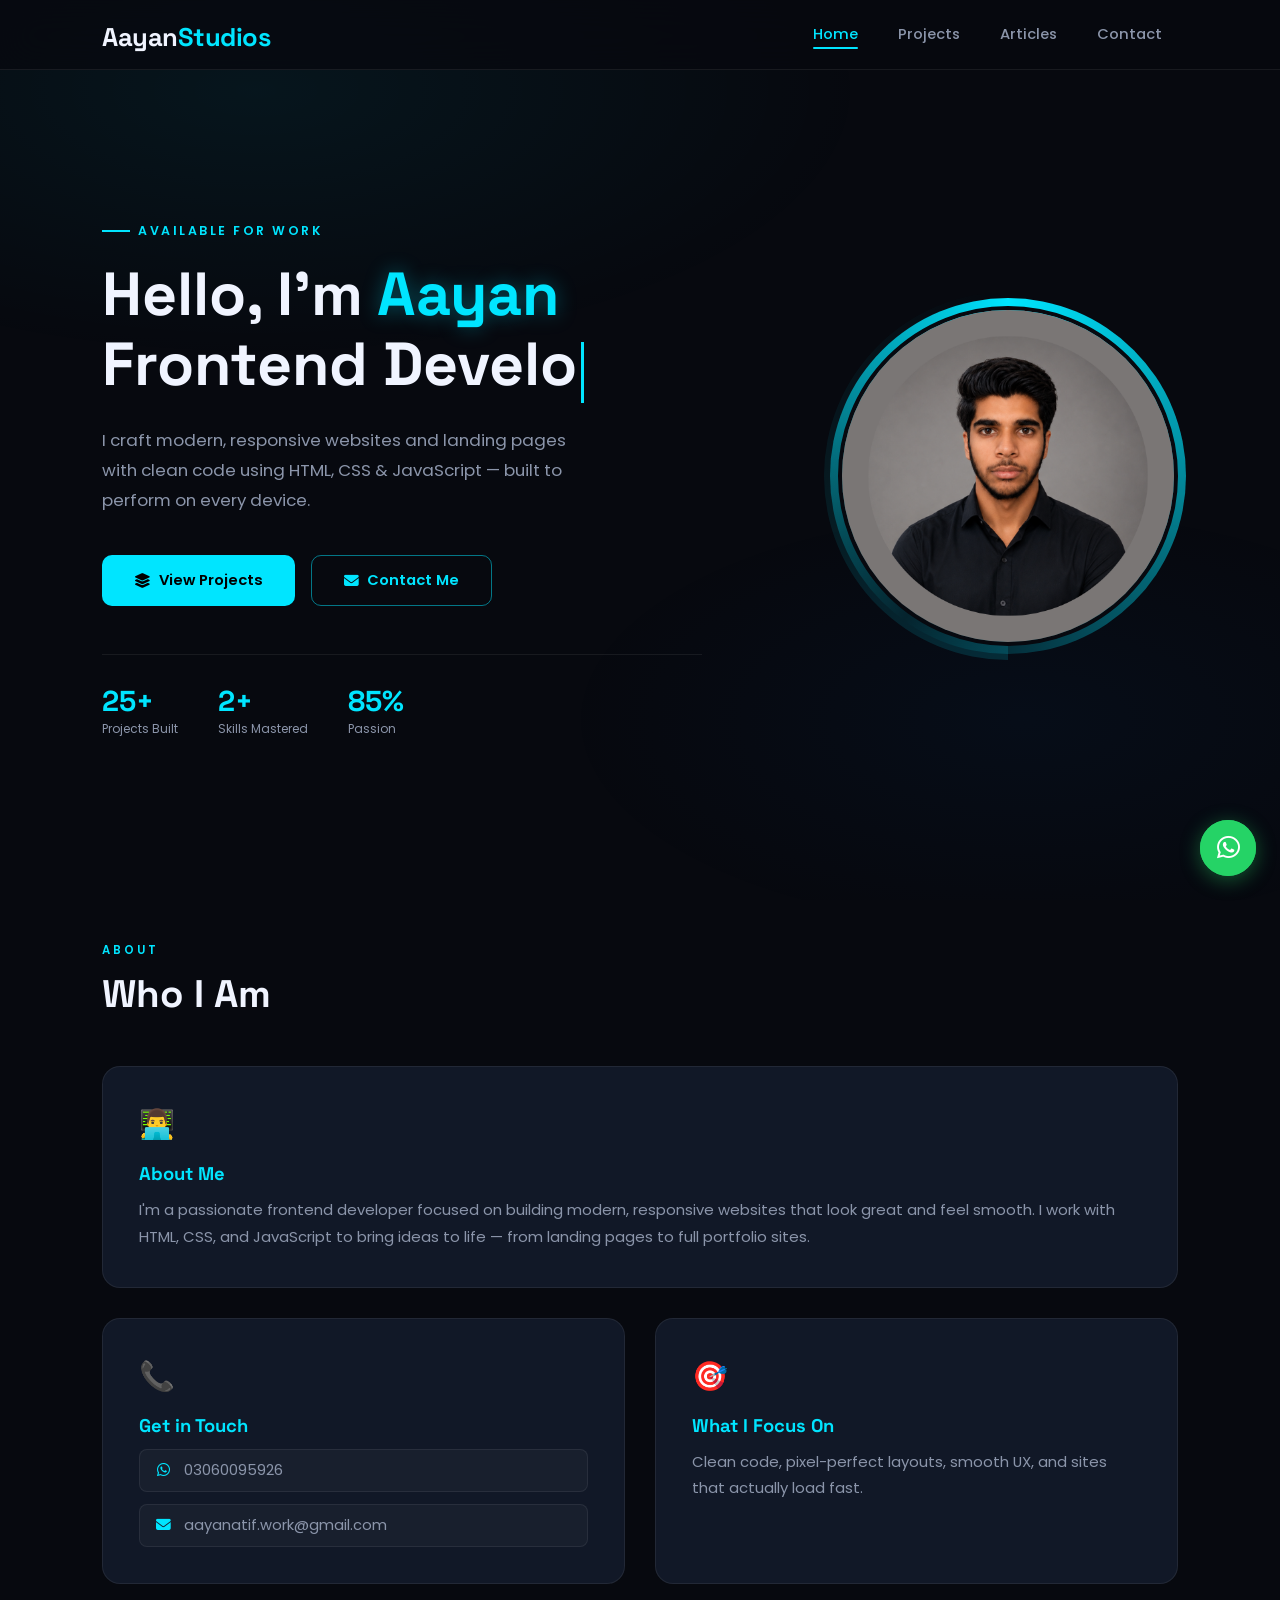
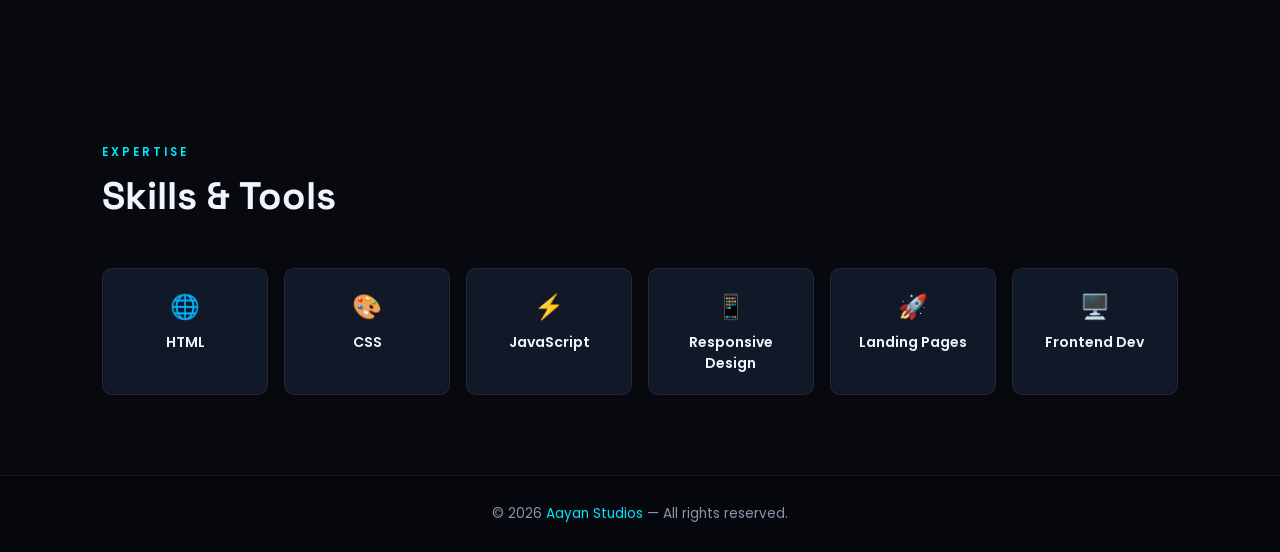
<file: index.html>
<!DOCTYPE html>
<html lang="en">
<head>
  <meta charset="UTF-8">
  <meta name="viewport" content="width=device-width, initial-scale=1.0">
  <title>Aayan Studios — Website Developer</title>
  <meta name="description" content="AayanStudio — modern frontend web development portfolio showcasing responsive websites built with HTML, CSS, and JavaScript.">
  <meta name="keywords" content="AayanStudio, web developer portfolio, frontend developer, HTML CSS JavaScript, responsive websites">
  <meta name="author" content="Aayan Atif">
  <meta property="og:title" content="AayanStudio - Web Developer Portfolio">
  <meta property="og:description" content="Modern responsive websites built with HTML, CSS and JavaScript.">
  <link rel="stylesheet" href="style.css">
  <link rel="stylesheet" href="https://cdnjs.cloudflare.com/ajax/libs/font-awesome/6.7.2/css/all.min.css">
  <link rel="shortcut icon" href="letter-a.png" type="image/x-icon">
</head>
<body>

  <!-- ══ HEADER ══ -->
  <header>
    <h1 class="logo">
      <a href="index.html">Aayan<span>Studios</span></a>
    </h1>
    <nav>
      <ul id="navMenu">
        <li><a href="index.html">Home</a></li>
        <li><a href="projects.html">Projects</a></li>
        <li><a href="articles.html">Articles</a></li>
        <li><a href="contact.html">Contact</a></li>
      </ul>

      <button class="nav-close-btn" id="navCloseBtn" aria-label="Close menu" type="button">
        <i class="fa-solid fa-xmark"></i>
      </button>

      <!-- Hamburger -->
      <div class="menu-btn" id="menuBtn" role="button" aria-label="Toggle menu" tabindex="0">
        <span></span><span></span><span></span>
      </div>
    </nav>
  </header>

  <!-- Mobile overlay (outside header so z-index works correctly) -->
  <div class="nav-overlay" id="navOverlay"></div>

  <main>

    <!-- ══ HERO ══ -->
    <section class="hero">
      <div class="hero-text">
        <p class="hero-eyebrow">Available for work</p>
        <h2>
          Hello, I'm <span class="name">Aayan</span><br>
          <span id="typewriter">Frontend Developer</span><span class="cursor"></span>
        </h2>
        <p class="subtitle">
          I craft modern, responsive websites and landing pages with clean code
          using HTML, CSS &amp; JavaScript — built to perform on every device.
        </p>
        <div class="hero-buttons">
          <a href="projects.html" class="btn btn-primary">
            <i class="fa-solid fa-layer-group"></i> View Projects
          </a>
          <a href="contact.html" class="btn btn-outline">
            <i class="fa-solid fa-envelope"></i> Contact Me
          </a>
        </div>

        <div class="hero-stats">
          <div class="stat-item">
            <div class="stat-num" data-target="30" data-suffix="+">0+</div>
            <div class="stat-label">Projects Built</div>
          </div>
          <div class="stat-item">
            <div class="stat-num" data-target="3" data-suffix="+">0+</div>
            <div class="stat-label">Skills Mastered</div>
          </div>
          <div class="stat-item">
            <div class="stat-num" data-target="100" data-suffix="%">0%</div>
            <div class="stat-label">Passion</div>
          </div>
        </div>
      </div>

      <div class="hero-image">
        <div class="hero-image-ring">
          <img src="profile image.png" alt="Aayan — Frontend Developer">
        </div>
      </div>
    </section>

    <!-- ══ ABOUT ══ -->
    <section class="section" id="about">
      <p class="section-tag reveal">About</p>
      <h2 class="section-title reveal">Who I Am</h2>

      <div class="about-grid">
        <div class="about-card wide reveal reveal-delay-1">
          <div class="about-card-icon">👨‍💻</div>
          <h3>About Me</h3>
          <p>
            I'm a passionate frontend developer focused on building modern, responsive
            websites that look great and feel smooth. I work with HTML, CSS, and JavaScript
            to bring ideas to life — from landing pages to full portfolio sites.
          </p>
        </div>

        <div class="about-card reveal reveal-delay-2">
          <div class="about-card-icon">📞</div>
          <h3>Get in Touch</h3>
          <div class="contact-links">
            <a href="https://wa.me/923060095926" target="_blank" class="contact-link">
              <i class="fa-brands fa-whatsapp"></i> 03060095926
            </a>
            <a href="mailto:aayanatif.work@gmail.com" class="contact-link">
              <i class="fa-solid fa-envelope"></i> aayanatif.work@gmail.com
            </a>
          </div>
        </div>

        <div class="about-card reveal reveal-delay-3">
          <div class="about-card-icon">🎯</div>
          <h3>What I Focus On</h3>
          <p>Clean code, pixel-perfect layouts, smooth UX, and sites that actually load fast.</p>
        </div>
      </div>
    </section>

    <!-- ══ SKILLS ══ -->
    <section class="section" id="skills">
      <p class="section-tag reveal">Expertise</p>
      <h2 class="section-title reveal">Skills &amp; Tools</h2>

      <div class="skills-grid">
        <div class="skill-card reveal reveal-delay-1"><span class="skill-icon">🌐</span>HTML</div>
        <div class="skill-card reveal reveal-delay-2"><span class="skill-icon">🎨</span>CSS</div>
        <div class="skill-card reveal reveal-delay-3"><span class="skill-icon">⚡</span>JavaScript</div>
        <div class="skill-card reveal reveal-delay-1"><span class="skill-icon">📱</span>Responsive Design</div>
        <div class="skill-card reveal reveal-delay-2"><span class="skill-icon">🚀</span>Landing Pages</div>
        <div class="skill-card reveal reveal-delay-3"><span class="skill-icon">🖥️</span>Frontend Dev</div>
      </div>
    </section>

  </main>

  <!-- ══ WHATSAPP ══ -->
  <a href="https://wa.me/923060095926?text=Hello%20Aayan%20Studio's,%20I%20would%20like%20to%20know%20more%20about%20your%20services."
     class="whatsapp-btn" target="_blank" aria-label="Chat on WhatsApp">
    <i class="fa-brands fa-whatsapp"></i>
  </a>

  <footer>
    <p>&copy; 2026 <a href="mailto:aayanatif.work@gmail.com">Aayan Studios</a> — All rights reserved.</p>
  </footer>

  <script src="script.js"></script>
</body>
</html>
</file>
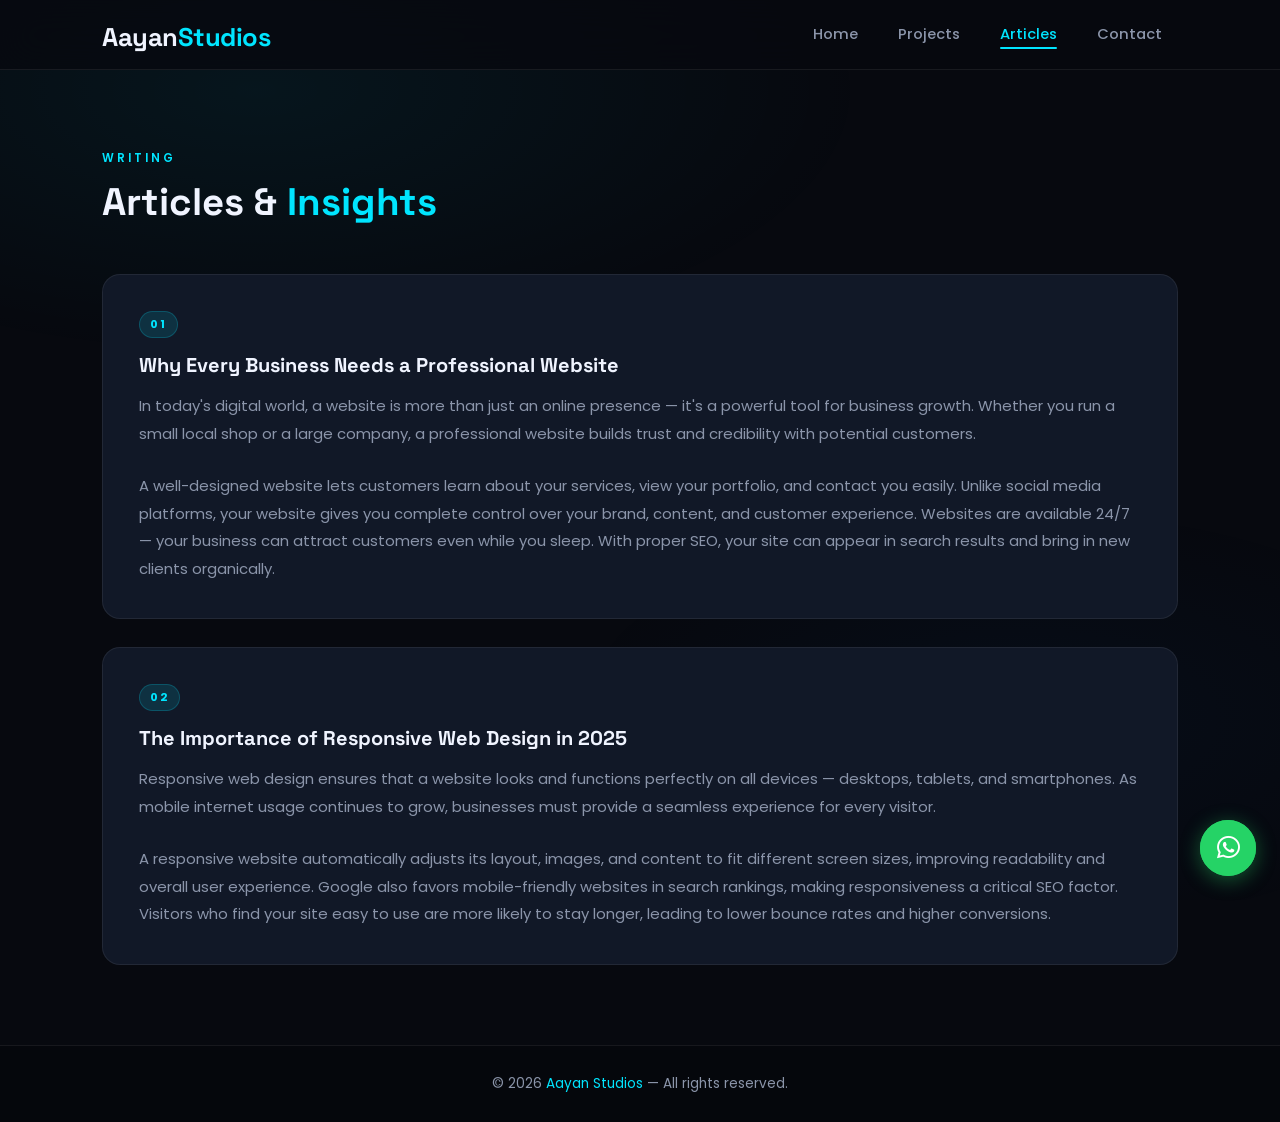
<file: articles.html>
<!DOCTYPE html>
<html lang="en">
<head>
  <meta charset="UTF-8">
  <meta name="viewport" content="width=device-width, initial-scale=1.0">
  <title>Articles — Aayan Studios</title>
  <meta name="description" content="Web development articles by Aayan Studio on frontend, responsive design, and modern web practices.">
  <meta name="author" content="Aayan Atif">
  <link rel="stylesheet" href="style.css">
  <link rel="stylesheet" href="https://cdnjs.cloudflare.com/ajax/libs/font-awesome/6.7.2/css/all.min.css">
  <link rel="shortcut icon" href="letter-a.png" type="image/x-icon">
</head>
<body>

  <header>
    <h1 class="logo">
      <a href="index.html">Aayan<span>Studios</span></a>
    </h1>
    <nav>
      <ul id="navMenu">
        <li><a href="index.html">Home</a></li>
        <li><a href="projects.html">Projects</a></li>
        <li><a href="articles.html">Articles</a></li>
        <li><a href="contact.html">Contact</a></li>
      </ul>

      <button class="nav-close-btn" id="navCloseBtn" aria-label="Close menu" type="button">
        <i class="fa-solid fa-xmark"></i>
      </button>
      <div class="menu-btn" id="menuBtn" role="button" aria-label="Toggle menu" tabindex="0">
        <span></span><span></span><span></span>
      </div>
    </nav>
  </header>
  <div class="nav-overlay" id="navOverlay"></div>

  <main>
    <section class="section">
      <p class="section-tag reveal">Writing</p>
      <h2 class="section-title reveal">Articles &amp; <span>Insights</span></h2>

      <div class="articles-list">

        <!-- ARTICLE 1 -->
        <article class="article-card reveal reveal-delay-1">
          <div class="article-meta">
            <span class="article-num">01</span>
          </div>
          <h3>Why Every Business Needs a Professional Website</h3>
          <p>
            In today's digital world, a website is more than just an online presence — it's a powerful tool for
            business growth. Whether you run a small local shop or a large company, a professional website
            builds trust and credibility with potential customers.
          </p>
          <br>
          <p>
            A well-designed website lets customers learn about your services, view your portfolio, and contact
            you easily. Unlike social media platforms, your website gives you complete control over your brand,
            content, and customer experience. Websites are available 24/7 — your business can attract customers
            even while you sleep. With proper SEO, your site can appear in search results and bring in new
            clients organically.
          </p>
        </article>

        <!-- ARTICLE 2 -->
        <article class="article-card reveal reveal-delay-2">
          <div class="article-meta">
            <span class="article-num">02</span>
          </div>
          <h3>The Importance of Responsive Web Design in 2025</h3>
          <p>
            Responsive web design ensures that a website looks and functions perfectly on all devices —
            desktops, tablets, and smartphones. As mobile internet usage continues to grow, businesses must
            provide a seamless experience for every visitor.
          </p>
          <br>
          <p>
            A responsive website automatically adjusts its layout, images, and content to fit different screen
            sizes, improving readability and overall user experience. Google also favors mobile-friendly websites
            in search rankings, making responsiveness a critical SEO factor. Visitors who find your site easy
            to use are more likely to stay longer, leading to lower bounce rates and higher conversions.
          </p>
        </article>

      </div>
    </section>
  </main>

  <a href="https://wa.me/923060095926?text=Hello%20Aayan%20Studio's,%20I%20would%20like%20to%20know%20more%20about%20your%20services."
     class="whatsapp-btn" target="_blank" aria-label="Chat on WhatsApp">
    <i class="fa-brands fa-whatsapp"></i>
  </a>

  <footer>
    <p>&copy; 2026 <a href="mailto:aayanatif.work@gmail.com">Aayan Studios</a> — All rights reserved.</p>
  </footer>

  <script src="script.js"></script>
</body>
</html>
</file>
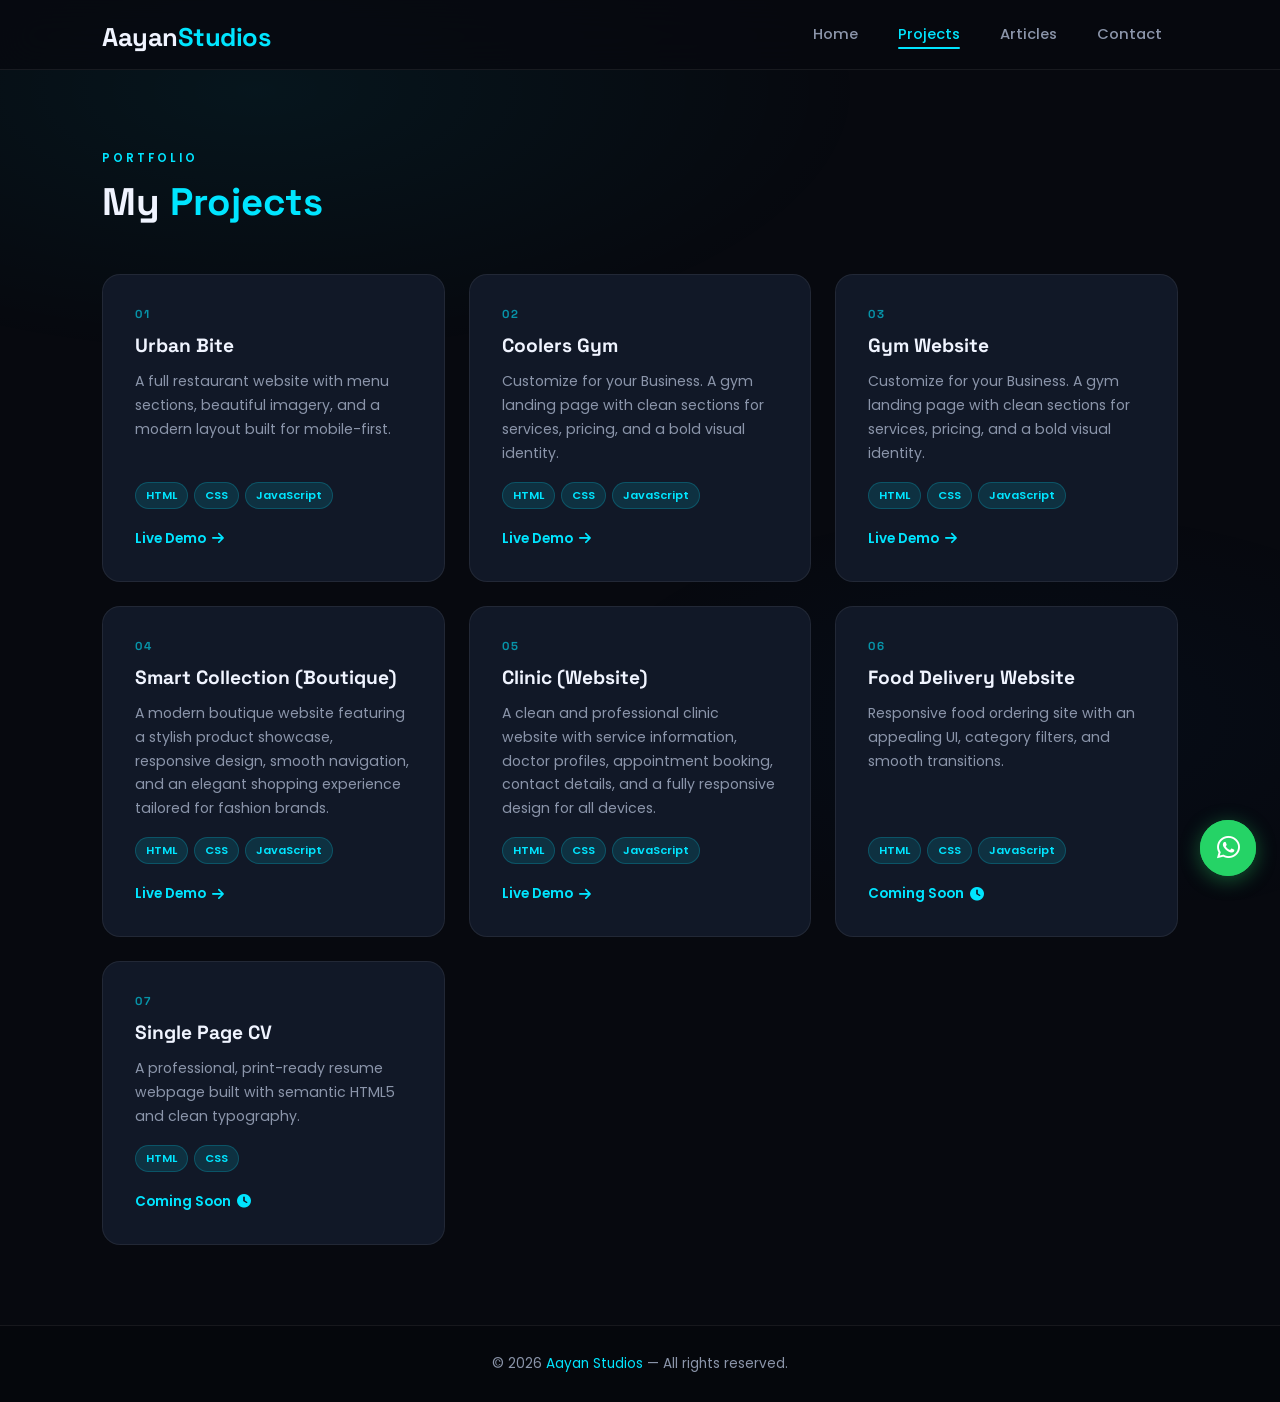
<file: projects.html>
<!DOCTYPE html>
<html lang="en">
<head>
  <meta charset="UTF-8">
  <meta name="viewport" content="width=device-width, initial-scale=1.0">
  <title>Projects — Aayan Studios</title>
  <meta name="description" content="Frontend web development projects by Aayan Studio — responsive websites built with HTML, CSS and JavaScript.">
  <meta name="author" content="Aayan Atif">
  <link rel="stylesheet" href="style.css">
  <link rel="stylesheet" href="https://cdnjs.cloudflare.com/ajax/libs/font-awesome/6.7.2/css/all.min.css">
  <link rel="shortcut icon" href="letter-a.png" type="image/x-icon">
</head>
<body>

  <header>
    <h1 class="logo">
      <a href="index.html">Aayan<span>Studios</span></a>
    </h1>
    <nav>
      <ul id="navMenu">
        <li><a href="index.html">Home</a></li>
        <li><a href="projects.html">Projects</a></li>
        <li><a href="articles.html">Articles</a></li>
        <li><a href="contact.html">Contact</a></li>
      </ul>

      <button class="nav-close-btn" id="navCloseBtn" aria-label="Close menu" type="button">
        <i class="fa-solid fa-xmark"></i>
      </button>
      <div class="menu-btn" id="menuBtn" role="button" aria-label="Toggle menu" tabindex="0">
        <span></span><span></span><span></span>
      </div>
    </nav>
  </header>
  <div class="nav-overlay" id="navOverlay"></div>

  <main>
    <section class="section">
      <p class="section-tag reveal">Portfolio</p>
      <h2 class="section-title reveal">My <span>Projects</span></h2>

      <div class="projects-grid">

        <!-- PROJECT 1 -->
        <div class="project-card reveal reveal-delay-1">
          <div class="project-num">01</div>
          <h3>Urban Bite</h3>
          <p>A full restaurant website with menu sections, beautiful imagery, and a modern layout built for mobile-first.</p>
          <div class="project-tags">
            <span class="tag">HTML</span>
            <span class="tag">CSS</span>
            <span class="tag">JavaScript</span>
          </div>
          <a href="https://urbanbite-rho.vercel.app/" target="_blank" class="project-link">
            Live Demo <i class="fa-solid fa-arrow-right"></i>
          </a>
        </div>

        <!-- PROJECT 2 -->
        <div class="project-card reveal reveal-delay-2">
          <div class="project-num">02</div>
          <h3>Coolers Gym</h3>
          <p>Customize for your Business. A gym landing page with clean sections for services, pricing, and a bold visual identity.</p>
          <div class="project-tags">
            <span class="tag">HTML</span>
            <span class="tag">CSS</span>
            <span class="tag">JavaScript</span>
          </div>
          <a href="https://coolersgym.vercel.app/" target="_blank" class="project-link">
            Live Demo <i class="fa-solid fa-arrow-right"></i>
          </a>
        </div>
        <!-- PROJECT 3 -->
        <div class="project-card reveal reveal-delay-2">
          <div class="project-num">03</div>
          <h3>Gym Website</h3>
          <p>Customize for your Business. A gym landing page with clean sections for services, pricing, and a bold visual identity.</p>
          <div class="project-tags">
            <span class="tag">HTML</span>
            <span class="tag">CSS</span>
            <span class="tag">JavaScript</span>
          </div>
          <a href="https://gymdemo-gray.vercel.app/" target="_blank" class="project-link">
            Live Demo <i class="fa-solid fa-arrow-right"></i>
          </a>
        </div>
        <!-- PROJECT 4 -->
        <div class="project-card reveal reveal-delay-2">
          <div class="project-num">04</div>
          <h3>Smart Collection (Boutique)</h3>
          <p>A modern boutique website featuring a stylish product showcase, responsive design, smooth navigation, and an elegant shopping experience tailored for fashion brands.</p>
          <div class="project-tags">
            <span class="tag">HTML</span>
            <span class="tag">CSS</span>
            <span class="tag">JavaScript</span>
          </div>
          <a href="https://smartcollection-three.vercel.app/" target="_blank" class="project-link">
            Live Demo <i class="fa-solid fa-arrow-right"></i>
          </a>
        </div>
        <!-- PROJECT 5 -->
        <div class="project-card reveal reveal-delay-2">
          <div class="project-num">05</div>
          <h3>Clinic (Website)</h3>
          <p>A clean and professional clinic website with service information, doctor profiles, appointment booking, contact details, and a fully responsive design for all devices.</p>
          <div class="project-tags">
            <span class="tag">HTML</span>
            <span class="tag">CSS</span>
            <span class="tag">JavaScript</span>
          </div>
          <a href="https://clinic-nine-black.vercel.app/" target="_blank" class="project-link">
            Live Demo <i class="fa-solid fa-arrow-right"></i>
          </a>
        </div>

        <!-- PROJECT 6 -->
        <div class="project-card reveal reveal-delay-3">
          <div class="project-num">06</div>
          <h3>Food Delivery Website</h3>
          <p>Responsive food ordering site with an appealing UI, category filters, and smooth transitions.</p>
          <div class="project-tags">
            <span class="tag">HTML</span>
            <span class="tag">CSS</span>
            <span class="tag">JavaScript</span>
          </div>
          <a href="#" class="project-link">
            Coming Soon <i class="fa-solid fa-clock"></i>
          </a>
        </div>

        <!-- PROJECT 7 -->
        <div class="project-card reveal reveal-delay-4">
          <div class="project-num">07</div>
          <h3>Single Page CV</h3>
          <p>A professional, print-ready resume webpage built with semantic HTML5 and clean typography.</p>
          <div class="project-tags">
            <span class="tag">HTML</span>
            <span class="tag">CSS</span>
          </div>
          <a href="#" class="project-link">
            Coming Soon <i class="fa-solid fa-clock"></i>
          </a>
        </div>

      </div>
    </section>
  </main>

  <a href="https://wa.me/923060095926?text=Hello%20Aayan%20Studio's,%20I%20would%20like%20to%20know%20more%20about%20your%20services."
     class="whatsapp-btn" target="_blank" aria-label="Chat on WhatsApp">
    <i class="fa-brands fa-whatsapp"></i>
  </a>

  <footer>
    <p>&copy; 2026 <a href="mailto:aayanatif.work@gmail.com">Aayan Studios</a> — All rights reserved.</p>
  </footer>

  <script src="script.js"></script>
</body>
</html>
</file>
<file: style.css>
@import url('https://fonts.googleapis.com/css2?family=Poppins:wght@300;400;500;600;700&family=Space+Grotesk:wght@400;500;700&display=swap');

/* ── TOKENS ── */
:root {
  --bg: #07090f;
  --bg2: #0d1120;
  --card: #111827;
  --card-hover: #151e30;
  --text: #f0f4ff;
  --gray: #8b95aa;
  --neon: #00e5ff;
  --neon-dim: rgba(0,229,255,0.12);
  --neon-glow: 0 0 20px rgba(0,229,255,0.35);
  --border: rgba(255,255,255,0.07);
  --radius: 18px;
  --radius-sm: 10px;
  --transition: 0.35s cubic-bezier(0.4,0,0.2,1);
}

/* ── RESET ── */
*, *::before, *::after { margin:0; padding:0; box-sizing:border-box; }

html { scroll-behavior: smooth; overflow-x: hidden; width: 100%; }

body {
  background: var(--bg);
  color: var(--text);
  font-family: 'Poppins', sans-serif;
  min-height: 100vh;
  overflow-x: hidden;
  width: 100%;
  position: relative;
}

/* ── SCROLLBAR ── */
::-webkit-scrollbar { width: 6px; }
::-webkit-scrollbar-track { background: var(--bg); }
::-webkit-scrollbar-thumb { background: var(--neon); border-radius: 3px; }

/* ── SELECTION ── */
::selection { background: var(--neon); color: #000; }

/* ── BACKGROUND MESH ── */
body::before {
  content: '';
  position: fixed;
  inset: 0;
  background:
    radial-gradient(ellipse 80% 50% at 20% 10%, rgba(0,229,255,0.06) 0%, transparent 60%),
    radial-gradient(ellipse 60% 40% at 80% 80%, rgba(0,100,200,0.05) 0%, transparent 60%);
  pointer-events: none;
  z-index: 0;
}

main, header, footer { position: relative; z-index: 1; }

/* ══════════════════════════
   HEADER / NAV
══════════════════════════ */
header {
  display: flex;
  justify-content: space-between;
  align-items: center;
  padding: 0 8%;
  height: 70px;
  background: rgba(7,9,15,0.75);
  backdrop-filter: blur(18px);
  -webkit-backdrop-filter: blur(18px);
  border-bottom: 1px solid var(--border);
  position: sticky;
  top: 0;
  z-index: 1200;
  transition: box-shadow 0.3s;
}

header.scrolled {
  box-shadow: 0 4px 30px rgba(0,0,0,0.5);
}

/* LOGO */
.logo a {
  font-family: 'Space Grotesk', sans-serif;
  font-size: 1.6rem;
  font-weight: 700;
  color: var(--text);
  text-decoration: none;
  letter-spacing: -0.5px;
}

.logo a span { color: var(--neon); }

/* DESKTOP NAV */
nav ul {
  display: flex;
  gap: 8px;
  list-style: none;
}

nav ul li a {
  position: relative;
  display: inline-block;
  padding: 8px 16px;
  font-size: 0.92rem;
  font-weight: 500;
  color: var(--gray);
  text-decoration: none;
  border-radius: 8px;
  transition: color var(--transition);
}

nav ul li a::after {
  content: '';
  position: absolute;
  bottom: 4px;
  left: 16px;
  right: 16px;
  height: 2px;
  background: var(--neon);
  border-radius: 2px;
  transform: scaleX(0);
  transform-origin: left;
  transition: transform var(--transition);
}

nav ul li a:hover,
nav ul li a.active {
  color: var(--neon);
}

nav ul li a:hover::after,
nav ul li a.active::after {
  transform: scaleX(1);
}

/* HAMBURGER */
.menu-btn {
  display: none;
  flex-direction: column;
  gap: 5px;
  cursor: pointer;
  padding: 8px;
  z-index: 1100;
  user-select: none;
}

.menu-btn span {
  display: block;
  width: 24px;
  height: 2px;
  background: var(--text);
  border-radius: 2px;
  transition: var(--transition);
  pointer-events: none;
}

.menu-btn.open span:nth-child(1) { transform: translateY(7px) rotate(45deg); }
.menu-btn.open span:nth-child(2) { opacity: 0; transform: scaleX(0); }
.menu-btn.open span:nth-child(3) { transform: translateY(-7px) rotate(-45deg); }

.nav-close-btn { display: none; }

/* MOBILE OVERLAY */
.nav-overlay {
  display: none;
  position: fixed;
  inset: 0;
  background: rgba(7,9,15,0.7);
  z-index: 1040;
  opacity: 0;
  transition: opacity 0.3s;
  pointer-events: none;
}

.nav-overlay.visible {
  opacity: 1;
  pointer-events: auto;
}

/* ══════════════════════════
   HERO
══════════════════════════ */
.hero {
  display: flex;
  justify-content: space-between;
  align-items: center;
  padding: 100px 8% 80px;
  gap: 60px;
  min-height: 88vh;
}

.hero-text { flex: 1; max-width: 600px; }

.hero-eyebrow {
  display: inline-flex;
  align-items: center;
  gap: 8px;
  font-size: 0.78rem;
  font-weight: 600;
  letter-spacing: 2.5px;
  text-transform: uppercase;
  color: var(--neon);
  margin-bottom: 20px;
  opacity: 0;
  transform: translateY(10px);
  animation: fadeUp 0.6s 0.2s forwards;
}

.hero-eyebrow::before {
  content: '';
  display: inline-block;
  width: 28px;
  height: 2px;
  background: var(--neon);
}

.hero-text h2 {
  font-family: 'Space Grotesk', sans-serif;
  font-size: clamp(2.4rem, 5vw, 3.8rem);
  font-weight: 700;
  line-height: 1.15;
  margin-bottom: 22px;
  opacity: 0;
  animation: fadeUp 0.6s 0.35s forwards;
}

.hero-text h2 .name {
  color: var(--neon);
  text-shadow: var(--neon-glow);
}

/* Typewriter cursor */
.cursor {
  display: inline-block;
  width: 3px;
  height: 1em;
  background: var(--neon);
  margin-left: 4px;
  vertical-align: text-bottom;
  animation: blink 1s step-end infinite;
}

.hero-text .subtitle {
  font-size: 1.05rem;
  color: var(--gray);
  line-height: 1.8;
  margin-bottom: 40px;
  max-width: 500px;
  opacity: 0;
  animation: fadeUp 0.6s 0.5s forwards;
}

.hero-buttons {
  display: flex;
  gap: 16px;
  flex-wrap: wrap;
  opacity: 0;
  animation: fadeUp 0.6s 0.65s forwards;
}

/* ── BUTTONS ── */
.btn {
  display: inline-flex;
  align-items: center;
  gap: 8px;
  padding: 14px 32px;
  border-radius: var(--radius-sm);
  font-size: 0.92rem;
  font-weight: 600;
  text-decoration: none;
  transition: var(--transition);
  cursor: pointer;
  border: none;
}

.btn-primary {
  background: var(--neon);
  color: #000;
  box-shadow: 0 0 0 rgba(0,229,255,0);
}

.btn-primary:hover {
  transform: translateY(-3px);
  box-shadow: 0 8px 28px rgba(0,229,255,0.4);
}

.btn-outline {
  background: transparent;
  border: 1.5px solid rgba(0,229,255,0.5);
  color: var(--neon);
}

.btn-outline:hover {
  background: var(--neon-dim);
  border-color: var(--neon);
  transform: translateY(-3px);
}

/* HERO IMAGE */
.hero-image {
  flex-shrink: 0;
  opacity: 0;
  animation: fadeIn 0.8s 0.8s forwards;
}

.hero-image-ring {
  position: relative;
  width: 340px;
  height: 340px;
}

.hero-image-ring::before {
  content: '';
  position: absolute;
  inset: -8px;
  border-radius: 50%;
  background: conic-gradient(from 0deg, var(--neon), transparent 60%, var(--neon));
  animation: spin 6s linear infinite;
}

.hero-image-ring::after {
  content: '';
  position: absolute;
  inset: -14px;
  border-radius: 50%;
  background: conic-gradient(from 180deg, rgba(0,229,255,0.15), transparent 50%);
  animation: spin 8s linear infinite reverse;
}

.hero-image img {
  position: relative;
  width: 100%;
  height: 100%;
  border-radius: 50%;
  object-fit: cover;
  z-index: 1;
  border: 4px solid var(--bg);
}

/* ── STATS BAR ── */
.hero-stats {
  display: flex;
  gap: 40px;
  margin-top: 48px;
  padding-top: 32px;
  border-top: 1px solid var(--border);
  opacity: 0;
  animation: fadeUp 0.6s 0.8s forwards;
}

.stat-item { text-align: left; }
.stat-num {
  font-family: 'Space Grotesk', sans-serif;
  font-size: 1.8rem;
  font-weight: 700;
  color: var(--neon);
  line-height: 1;
}
.stat-label { font-size: 0.75rem; color: var(--gray); margin-top: 4px; }

/* ══════════════════════════
   SECTION WRAPPER
══════════════════════════ */
.section { padding: 80px 8%; }

.section-tag {
  font-size: 0.72rem;
  font-weight: 600;
  letter-spacing: 3px;
  text-transform: uppercase;
  color: var(--neon);
  margin-bottom: 10px;
}

.section-title {
  font-family: 'Space Grotesk', sans-serif;
  font-size: clamp(1.8rem, 3vw, 2.6rem);
  font-weight: 700;
  margin-bottom: 48px;
  color: var(--text);
}

.section-title span { color: var(--neon); }

/* ══════════════════════════
   ABOUT
══════════════════════════ */
.about-grid {
  display: grid;
  grid-template-columns: 1fr 1fr;
  gap: 30px;
}

.about-card {
  background: var(--card);
  padding: 36px;
  border-radius: var(--radius);
  border: 1px solid var(--border);
  transition: var(--transition);
}

.about-card:hover {
  border-color: rgba(0,229,255,0.25);
  transform: translateY(-4px);
  box-shadow: 0 12px 40px rgba(0,0,0,0.3);
}

.about-card.wide { grid-column: 1 / -1; }

.about-card-icon {
  font-size: 1.8rem;
  margin-bottom: 16px;
}

.about-card h3 {
  font-family: 'Space Grotesk', sans-serif;
  font-size: 1.15rem;
  font-weight: 700;
  color: var(--neon);
  margin-bottom: 12px;
}

.about-card p {
  color: var(--gray);
  line-height: 1.8;
  font-size: 0.93rem;
}

.contact-links { display: flex; flex-direction: column; gap: 12px; margin-top: 4px; }

.contact-link {
  display: flex;
  align-items: center;
  gap: 12px;
  color: var(--gray);
  text-decoration: none;
  font-size: 0.92rem;
  padding: 10px 14px;
  border-radius: 8px;
  background: rgba(255,255,255,0.03);
  border: 1px solid var(--border);
  transition: var(--transition);
}

.contact-link i { color: var(--neon); width: 18px; text-align: center; }

.contact-link:hover {
  color: var(--neon);
  background: var(--neon-dim);
  border-color: rgba(0,229,255,0.3);
  transform: translateX(4px);
}

/* ══════════════════════════
   SKILLS
══════════════════════════ */
.skills-grid {
  display: grid;
  grid-template-columns: repeat(auto-fill, minmax(160px, 1fr));
  gap: 16px;
}

.skill-card {
  background: var(--card);
  padding: 20px 24px;
  border-radius: var(--radius-sm);
  border: 1px solid var(--border);
  text-align: center;
  font-weight: 600;
  font-size: 0.88rem;
  cursor: default;
  transition: var(--transition);
  position: relative;
  overflow: hidden;
}

.skill-card::before {
  content: '';
  position: absolute;
  inset: 0;
  background: var(--neon-dim);
  transform: translateY(100%);
  transition: transform var(--transition);
  border-radius: var(--radius-sm);
}

.skill-card:hover::before { transform: translateY(0); }

.skill-card:hover {
  border-color: var(--neon);
  color: var(--neon);
  transform: translateY(-4px);
  box-shadow: 0 8px 24px rgba(0,229,255,0.15);
}

.skill-icon {
  font-size: 1.5rem;
  margin-bottom: 8px;
  display: block;
  position: relative;
}

/* ══════════════════════════
   PROJECTS
══════════════════════════ */
.projects-grid {
  display: grid;
  grid-template-columns: repeat(auto-fit, minmax(280px, 1fr));
  gap: 24px;
}

.project-card {
  background: var(--card);
  padding: 32px;
  border-radius: var(--radius);
  border: 1px solid var(--border);
  transition: var(--transition);
  display: flex;
  flex-direction: column;
  gap: 12px;
  position: relative;
  overflow: hidden;
}

.project-card::after {
  content: '';
  position: absolute;
  top: 0; left: 0; right: 0;
  height: 3px;
  background: linear-gradient(90deg, var(--neon), transparent);
  transform: scaleX(0);
  transform-origin: left;
  transition: transform 0.5s ease;
}

.project-card:hover {
  transform: translateY(-8px);
  border-color: rgba(0,229,255,0.25);
  box-shadow: 0 20px 50px rgba(0,0,0,0.4);
  background: var(--card-hover);
}

.project-card:hover::after { transform: scaleX(1); }

.project-num {
  font-family: 'Space Grotesk', sans-serif;
  font-size: 0.72rem;
  font-weight: 700;
  letter-spacing: 2px;
  color: var(--neon);
  opacity: 0.6;
}

.project-card h3 {
  font-family: 'Space Grotesk', sans-serif;
  font-size: 1.2rem;
  font-weight: 700;
  color: var(--text);
}

.project-card p {
  color: var(--gray);
  font-size: 0.88rem;
  line-height: 1.7;
  flex: 1;
}

.project-tags {
  display: flex;
  flex-wrap: wrap;
  gap: 6px;
  margin-top: 4px;
}

.tag {
  font-size: 0.7rem;
  font-weight: 600;
  padding: 4px 10px;
  border-radius: 20px;
  background: var(--neon-dim);
  color: var(--neon);
  border: 1px solid rgba(0,229,255,0.2);
}

.project-link {
  display: inline-flex;
  align-items: center;
  gap: 6px;
  color: var(--neon);
  text-decoration: none;
  font-size: 0.85rem;
  font-weight: 600;
  margin-top: 8px;
  transition: gap var(--transition);
}

.project-link:hover { gap: 10px; }

/* ══════════════════════════
   CONTACT FORM
══════════════════════════ */
.contact-layout {
  display: grid;
  grid-template-columns: 1fr 1.6fr;
  gap: 40px;
  align-items: start;
}

.contact-info h3 {
  font-family: 'Space Grotesk', sans-serif;
  font-size: 1.8rem;
  font-weight: 700;
  margin-bottom: 16px;
}

.contact-info p { color: var(--gray); line-height: 1.8; margin-bottom: 32px; }

.contact-info-links { display: flex; flex-direction: column; gap: 14px; }

.contact-info-link {
  display: flex;
  align-items: center;
  gap: 12px;
  color: var(--gray);
  text-decoration: none;
  font-size: 0.9rem;
  transition: color var(--transition);
}

.contact-info-link i {
  width: 40px; height: 40px;
  display: flex; align-items: center; justify-content: center;
  border-radius: 10px;
  background: var(--neon-dim);
  color: var(--neon);
  font-size: 1rem;
  flex-shrink: 0;
  transition: var(--transition);
}

.contact-info-link:hover { color: var(--neon); }
.contact-info-link:hover i { background: var(--neon); color: #000; }

.fullform {
  background: var(--card);
  padding: 40px;
  border-radius: var(--radius);
  border: 1px solid var(--border);
}

.form-group { margin-bottom: 22px; }

.form-group label {
  display: block;
  font-size: 0.83rem;
  font-weight: 600;
  color: var(--gray);
  margin-bottom: 8px;
  letter-spacing: 0.5px;
}

.req { color: #ff4d6d; margin-left: 2px; }

.fullform input,
.fullform textarea {
  width: 100%;
  padding: 14px 16px;
  background: #0d1120;
  border: 1.5px solid var(--border);
  border-radius: var(--radius-sm);
  color: var(--text);
  font-family: 'Poppins', sans-serif;
  font-size: 0.9rem;
  transition: border-color var(--transition), box-shadow var(--transition);
  outline: none;
  resize: vertical;
}

.fullform input:focus,
.fullform textarea:focus {
  border-color: var(--neon);
  box-shadow: 0 0 0 3px rgba(0,229,255,0.1);
}

.fullform input::placeholder,
.fullform textarea::placeholder { color: #3a4255; }

.form-row { display: grid; grid-template-columns: 1fr 1fr; gap: 16px; }

.form-actions { display: flex; gap: 12px; margin-top: 4px; }

.btn-reset {
  background: transparent;
  border: 1.5px solid var(--border);
  color: var(--gray);
  padding: 13px 26px;
  font-family: 'Poppins', sans-serif;
  cursor: pointer;
  border-radius: var(--radius-sm);
  font-size: 0.9rem;
  font-weight: 500;
  transition: var(--transition);
}

.btn-reset:hover { border-color: var(--gray); color: var(--text); }

.btn-submit {
  flex: 1;
  background: var(--neon);
  color: #000;
  border: none;
  padding: 14px 28px;
  font-family: 'Poppins', sans-serif;
  font-size: 0.9rem;
  font-weight: 700;
  cursor: pointer;
  border-radius: var(--radius-sm);
  transition: var(--transition);
  display: flex;
  align-items: center;
  justify-content: center;
  gap: 8px;
}

.btn-submit:hover {
  transform: translateY(-2px);
  box-shadow: 0 8px 24px rgba(0,229,255,0.4);
}

/* ══════════════════════════
   ARTICLES
══════════════════════════ */
.articles-list { display: flex; flex-direction: column; gap: 28px; }

article.article-card {
  background: var(--card);
  padding: 36px;
  border-radius: var(--radius);
  border: 1px solid var(--border);
  transition: var(--transition);
  position: relative;
  overflow: hidden;
}

article.article-card::before {
  content: '';
  position: absolute;
  left: 0; top: 0; bottom: 0;
  width: 3px;
  background: var(--neon);
  transform: scaleY(0);
  transform-origin: top;
  transition: transform 0.4s ease;
}

article.article-card:hover::before { transform: scaleY(1); }

article.article-card:hover {
  border-color: rgba(0,229,255,0.2);
  transform: translateX(6px);
  box-shadow: 0 12px 40px rgba(0,0,0,0.3);
}

.article-meta {
  display: flex;
  align-items: center;
  gap: 12px;
  margin-bottom: 14px;
}

.article-num {
  font-size: 0.7rem;
  font-weight: 700;
  letter-spacing: 2px;
  color: var(--neon);
  background: var(--neon-dim);
  padding: 4px 10px;
  border-radius: 20px;
  border: 1px solid rgba(0,229,255,0.2);
}

.article-card h3 {
  font-family: 'Space Grotesk', sans-serif;
  font-size: 1.25rem;
  font-weight: 700;
  color: var(--text);
  margin-bottom: 14px;
}

.article-card p {
  color: var(--gray);
  line-height: 1.85;
  font-size: 0.93rem;
}

/* ══════════════════════════
   WHATSAPP FLOAT
══════════════════════════ */
.whatsapp-btn {
  position: fixed;
  right: 24px;
  bottom: 24px;
  width: 56px;
  height: 56px;
  background: #25D366;
  color: white;
  border-radius: 50%;
  display: flex;
  justify-content: center;
  align-items: center;
  font-size: 26px;
  text-decoration: none;
  z-index: 900;
  box-shadow: 0 4px 20px rgba(37,211,102,0.4);
  transition: var(--transition);
}

.whatsapp-btn:hover {
  transform: scale(1.12);
  box-shadow: 0 6px 28px rgba(37,211,102,0.6);
}

/* Pulse ring */
.whatsapp-btn::before {
  content: '';
  position: absolute;
  inset: 0;
  border-radius: 50%;
  border: 2px solid #25D366;
  animation: pulse-ring 2s ease-out infinite;
}

@media (max-width: 480px) {
  .whatsapp-btn {
    width: 48px;
    height: 48px;
    right: 16px;
    bottom: 16px;
    font-size: 22px;
  }
}

/* ══════════════════════════
   FOOTER
══════════════════════════ */
footer {
  text-align: center;
  padding: 28px 8%;
  border-top: 1px solid var(--border);
  background: rgba(0,0,0,0.2);
}

footer p { color: var(--gray); font-size: 0.85rem; }
footer a { color: var(--neon); text-decoration: none; }
footer a:hover { text-decoration: underline; }

/* ══════════════════════════
   SCROLL REVEAL
══════════════════════════ */
.reveal {
  opacity: 0;
  transform: translateY(30px);
  transition: opacity 0.6s ease, transform 0.6s ease;
}

.reveal.visible {
  opacity: 1;
  transform: translateY(0);
}

/* Stagger delays */
.reveal-delay-1 { transition-delay: 0.1s; }
.reveal-delay-2 { transition-delay: 0.2s; }
.reveal-delay-3 { transition-delay: 0.3s; }
.reveal-delay-4 { transition-delay: 0.4s; }

/* ══════════════════════════
   ANIMATIONS
══════════════════════════ */
@keyframes fadeUp {
  to { opacity: 1; transform: translateY(0); }
}

@keyframes fadeIn {
  to { opacity: 1; }
}

@keyframes spin {
  to { transform: rotate(360deg); }
}

@keyframes blink {
  0%, 100% { opacity: 1; }
  50% { opacity: 0; }
}

@keyframes pulse-ring {
  0% { transform: scale(1); opacity: 0.6; }
  100% { transform: scale(1.6); opacity: 0; }
}

/* ══════════════════════════
   RESPONSIVE
══════════════════════════ */
@media (max-width: 900px) {
  .hero {
    flex-direction: column-reverse;
    text-align: center;
    padding: 60px 6% 60px;
    min-height: auto;
    gap: 40px;
  }

  .hero-text { max-width: 100%; }
  .hero-eyebrow { justify-content: center; }
  .hero-buttons { justify-content: center; }
  .hero-stats { justify-content: center; }

  .hero-image-ring { width: 240px; height: 240px; }

  .about-grid { grid-template-columns: 1fr; }
  .about-card.wide { grid-column: 1; }

  .contact-layout { grid-template-columns: 1fr; }
  .form-row { grid-template-columns: 1fr; }
}

@media (max-width: 768px) {
  header { padding: 0 6%; }

  .menu-btn { display: flex; }

  #navMenu {
    position: fixed;
    top: 0;
    right: 0;
    width: min(300px, 80vw);
    height: 100vh;
    background: #0d1120;
    border-left: 1px solid var(--border);
    flex-direction: column;
    justify-content: center;
    align-items: center;
    gap: 4px;
    z-index: 1050;
    -webkit-clip-path: inset(0 0 0 100%);
    clip-path: inset(0 0 0 100%);
    transition: clip-path 0.4s cubic-bezier(0.4,0,0.2,1);
    pointer-events: none;
    /* override the desktop flex so it slides in/out correctly */
    display: flex !important;
  }

  #navMenu.active {
    -webkit-clip-path: inset(0 0 0 0%);
    clip-path: inset(0 0 0 0%);
    pointer-events: auto;
  }

  .nav-close-btn {
    display: flex;
    align-items: center;
    justify-content: center;
    position: fixed;
    top: 18px;
    right: 20px;
    width: 42px;
    height: 42px;
    border-radius: 50%;
    border: 1px solid var(--border);
    background: rgba(255,255,255,0.05);
    color: var(--text);
    font-size: 1.1rem;
    cursor: pointer;
    z-index: 1060;
    -webkit-clip-path: inset(0 0 0 100%);
    clip-path: inset(0 0 0 100%);
    opacity: 0;
    transition: clip-path 0.4s cubic-bezier(0.4,0,0.2,1), opacity 0.3s, background 0.2s, color 0.2s;
    pointer-events: none;
  }

  .nav-close-btn:hover {
    background: var(--neon-dim);
    color: var(--neon);
  }

  #navMenu.active ~ .nav-close-btn {
    -webkit-clip-path: inset(0 0 0 0%);
    clip-path: inset(0 0 0 0%);
    opacity: 1;
    pointer-events: auto;
  }

  #navMenu li {
    width: 100%;
    text-align: center;
  }

  #navMenu li a {
    display: block;
    font-size: 1.15rem;
    font-weight: 600;
    padding: 14px 40px;
    color: var(--gray);
    border-radius: 10px;
  }

  #navMenu li a:hover,
  #navMenu li a.active {
    color: var(--neon);
    background: var(--neon-dim);
  }

  /* hide the underline indicator inside mobile menu */
  #navMenu li a::after { display: none; }

  .nav-overlay {
    display: block;
    pointer-events: none; /* controlled by .visible class */
  }

  .section { padding: 60px 6%; }

  .fullform { padding: 28px 20px; }
}

@media (prefers-reduced-motion: reduce) {
  *, *::before, *::after {
    animation-duration: 0.01ms !important;
    transition-duration: 0.01ms !important;
  }
}
</file>
